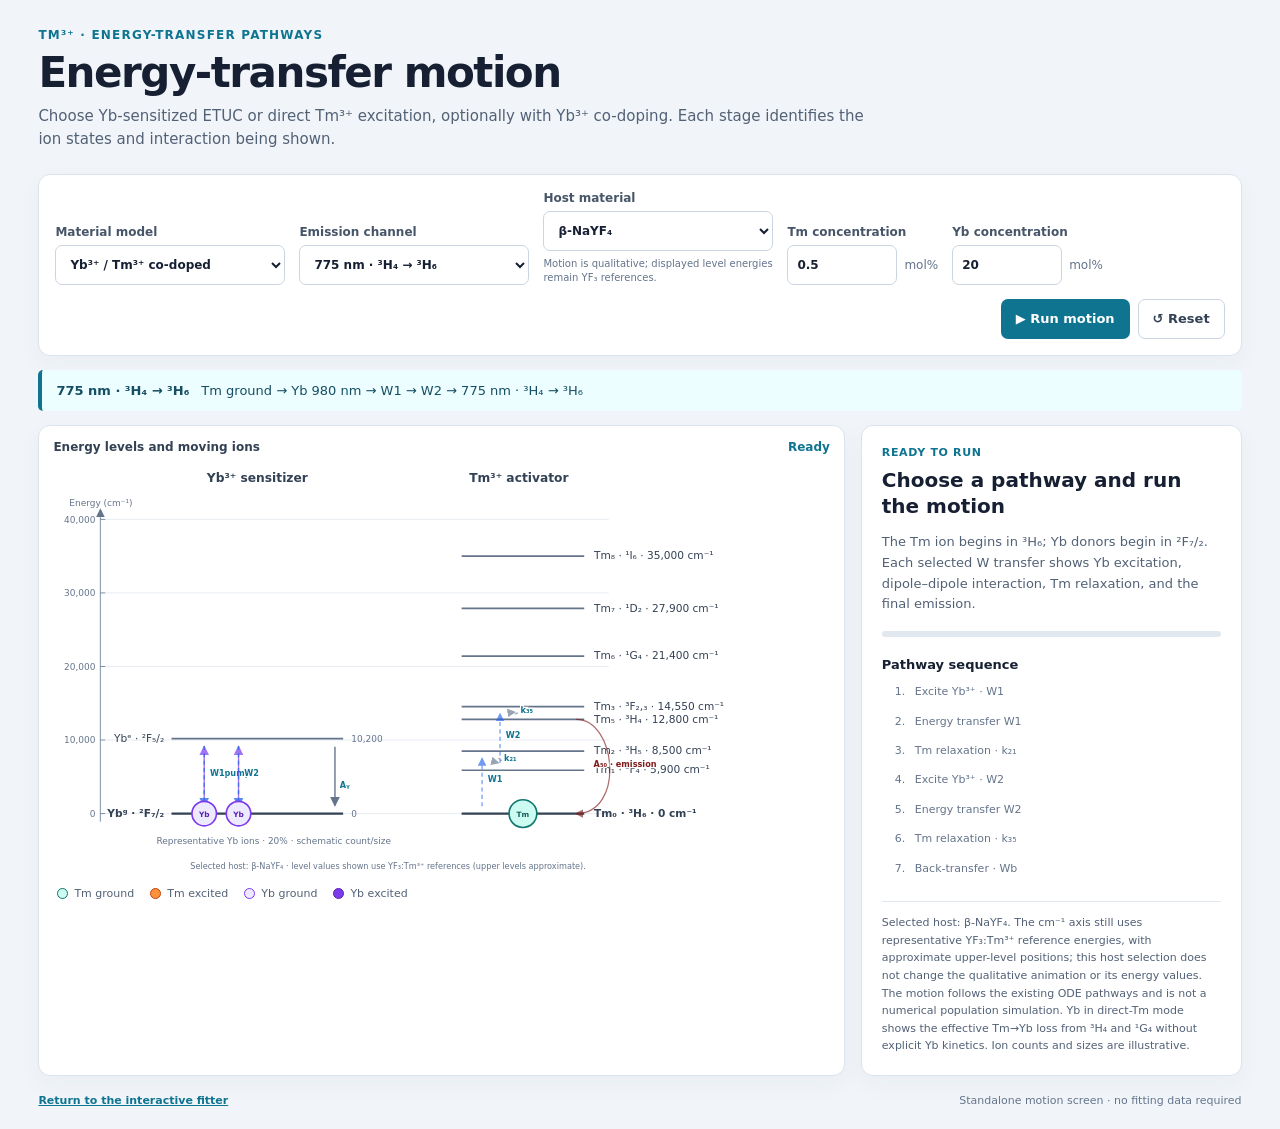
<file: copy/motion/index.html>
<!doctype html>
<html lang="en">
<head>
    <meta charset="utf-8">
    <meta name="viewport" content="width=device-width, initial-scale=1">
    <meta name="description" content="Standalone animation of Yb/Tm co-doped energy transfer and single-doped Tm excitation, relaxation, and emission.">
    <title>Tm Energy-Transfer Motion</title>
    <link rel="stylesheet" href="motion.css">
</head>
<body>
    <main class="motion-app">
        <header class="page-header">
            <p class="eyebrow">Tm³⁺ · energy-transfer pathways</p>
            <h1>Energy-transfer motion</h1>
            <p class="intro">Choose Yb-sensitized ETUC or direct Tm³⁺ excitation, optionally with Yb³⁺ co-doping. Each stage identifies the ion states and interaction being shown.</p>
        </header>

        <section class="controls" aria-label="Simulation controls">
            <label>
                Material model
                <select id="modelSelect">
                    <option value="etuc" selected>Yb³⁺ / Tm³⁺ co-doped</option>
                    <option value="single-tm">Direct Tm³⁺ excitation</option>
                </select>
            </label>
            <label id="excitationControl" hidden>
                Tm excitation
                <select id="excitationSelect">
                    <option value="260">260 nm · ³H₆ → ³P₂</option>
                    <option value="356">356 nm · ³H₆ → ¹D₂</option>
                    <option value="466">466 nm · ³H₆ → ¹G₄</option>
                    <option value="690">690 nm · ³H₆ → ³H₄ → ¹D₂ (ESA)</option>
                    <option value="785">785 nm · ³H₆ → ³H₄ → ¹G₄ (ESA)</option>
                    <option value="1210">1210 nm · ³H₆ → ³H₄ → ¹G₄ (ESA)</option>
                </select>
            </label>
            <label>
                Emission channel
                <select id="emissionSelect">
                    <option value="1800">1800 nm · ³F₄ → ³H₆</option>
                    <option value="775" selected>775 nm · ³H₄ → ³H₆</option>
                    <option value="477">477 nm · ¹G₄ → ³H₆</option>
                    <option value="645">645 nm · ¹G₄ → ³F₄</option>
                    <option value="362">362 nm · ¹D₂ → ³H₆</option>
                    <option value="452">452 nm · ¹D₂ → ³F₄</option>
                    <option value="345">345 nm · ¹I₆ → ³F₄</option>
                </select>
            </label>
            <label>
                Host material
                <select id="hostSelect">
                    <option value="NaYF4">β-NaYF₄</option>
                    <option value="YF3">YF₃</option>
                    <option value="GdF3">GdF₃</option>
                    <option value="Y2O3">Y₂O₃</option>
                    <option value="YLF">YLF</option>
                    <option value="YAG">YAG</option>
                </select>
                <small>Motion is qualitative; displayed level energies remain YF₃ references.</small>
            </label>
            <label>
                Tm concentration
                <div class="input-with-unit"><input id="tmConcentration" type="number" min="0" max="100" step="0.01" value="0.5"><span>mol%</span></div>
            </label>
            <label id="ybControl">
                Yb concentration
                <div class="input-with-unit"><input id="ybConcentration" type="number" min="0" max="100" step="0.1" value="20"><span>mol%</span></div>
                <small id="ybHelp">Yb concentration is optional in direct Tm excitation; 0 means no Yb.</small>
            </label>
            <div class="buttons">
                <button id="runButton" class="primary-button" type="button">▶ Run motion</button>
                <button id="resetButton" class="secondary-button" type="button">↺ Reset</button>
            </div>
        </section>

        <section class="path-summary" aria-label="Selected route">
            <strong id="routeTitle">775 nm pathway</strong>
            <span id="routeSummary"></span>
        </section>

        <section class="motion-layout">
            <div class="diagram-panel">
                <div class="diagram-topline">
                    <span>Energy levels and moving ions</span>
                    <span class="live-status" id="liveStatus" aria-live="polite">Ready</span>
                </div>
                <div class="svg-scroll">
                    <svg id="energyDiagram" viewBox="0 0 950 520" role="img" aria-label="Animated Yb and Tm energy-level diagram with reference energies"></svg>
                </div>
                <div class="legend" aria-label="Ion-state legend">
                    <span><i class="swatch tm-ground"></i>Tm ground</span>
                    <span><i class="swatch tm-excited"></i>Tm excited</span>
                    <span class="yb-only"><i class="swatch yb-ground"></i>Yb ground</span>
                    <span class="yb-only"><i class="swatch yb-excited"></i>Yb excited</span>
                </div>
            </div>

            <aside class="step-panel">
                <div class="step-count" id="stepCount">Ready to run</div>
                <h2 id="stepTitle">Choose a pathway and run the motion</h2>
                <p id="stepDescription">The Yb ions begin in ²F₇/₂. The animation then shows donor excitation, dipole–dipole transfer, Tm relaxation, optional concentration-gated branches, and the selected emission.</p>
                <div class="step-progress" aria-label="Pathway progress"><div id="progressBar"></div></div>
                <h3>Pathway sequence</h3>
                <ol id="stepList" class="step-list"></ol>
                <p class="model-note" id="modelNote">The selected host is for context only; the cm⁻¹ axis uses representative YF₃:Tm³⁺ reference energies, with approximate upper-level positions. This is a qualitative route animation based on the existing ODE transitions, not a numerical population simulation. Yb in direct Tm mode shows the ODE’s effective Tm→Yb loss from ³H₄ and ¹G₄; it does not model Yb excitation or relaxation kinetics. Ion counts and sizes are illustrative.</p>
            </aside>
        </section>

        <footer class="page-footer">
            <a href="../interactive_fitter%20copy.html" target="_top">Return to the interactive fitter</a>
            <span>Standalone motion screen · no fitting data required</span>
        </footer>
    </main>
    <script src="motion.js"></script>
</body>
</html>
</file>
<file: copy/motion/motion.css>
:root {
    color-scheme: light;
    font-family: Inter, ui-sans-serif, system-ui, -apple-system, BlinkMacSystemFont, "Segoe UI", sans-serif;
    color: #172033;
    background: #f1f5f9;
    font-synthesis: none;
    text-rendering: optimizeLegibility;
}

* { box-sizing: border-box; }

body { margin: 0; }

button, input, select { font: inherit; }

.motion-app {
    max-width: 1440px;
    margin: 0 auto;
    padding: 28px clamp(16px, 3vw, 42px) 22px;
}

.page-header { max-width: 850px; margin-bottom: 22px; }

.eyebrow {
    margin: 0 0 6px;
    color: #0e7490;
    font-size: 12px;
    font-weight: 800;
    letter-spacing: .1em;
    text-transform: uppercase;
}

h1 { margin: 0; font-size: clamp(28px, 4vw, 42px); letter-spacing: -.035em; }

.intro { margin: 8px 0 0; color: #526176; font-size: 15px; line-height: 1.55; }

.controls {
    display: flex;
    flex-wrap: wrap;
    align-items: end;
    gap: 14px;
    padding: 16px;
    border: 1px solid #dbe3ed;
    border-radius: 12px;
    background: #fff;
    box-shadow: 0 8px 24px #1e293b0a;
}

.controls label { display: grid; gap: 6px; color: #475569; font-size: 12px; font-weight: 700; }
.controls label small { max-width: 230px; color: #64748b; font-size: 10px; font-weight: 500; line-height: 1.4; }
.controls [hidden] { display: none !important; }

.controls select, .controls input {
    min-height: 40px;
    border: 1px solid #cbd5e1;
    border-radius: 7px;
    background: #fff;
    color: #172033;
}

.controls select { min-width: 230px; padding: 0 10px; }
.controls input { width: 110px; padding: 0 9px; }

.input-with-unit { display: flex; align-items: center; gap: 7px; }
.input-with-unit span { color: #64748b; font-size: 12px; font-weight: 500; }

.buttons { display: flex; gap: 8px; margin-left: auto; }

button {
    min-height: 40px;
    padding: 0 14px;
    border: 1px solid transparent;
    border-radius: 7px;
    cursor: pointer;
    font-size: 13px;
    font-weight: 750;
}

button:focus-visible, input:focus-visible, select:focus-visible, a:focus-visible {
    outline: 3px solid #38bdf8;
    outline-offset: 2px;
}

.primary-button { background: #0e7490; color: #fff; }
.primary-button:hover { background: #155e75; }
.secondary-button { border-color: #cbd5e1; background: #fff; color: #334155; }
.secondary-button:hover { background: #f8fafc; }

.path-summary {
    display: flex;
    flex-wrap: wrap;
    gap: 6px 12px;
    align-items: baseline;
    margin: 14px 0;
    padding: 11px 14px;
    border-left: 4px solid #0e7490;
    border-radius: 5px;
    background: #ecfeff;
    color: #164e63;
    font-size: 13px;
    line-height: 1.5;
}

.path-summary strong { white-space: nowrap; }

.motion-layout {
    display: grid;
    grid-template-columns: minmax(0, 1.8fr) minmax(280px, .85fr);
    gap: 16px;
    align-items: stretch;
}

.diagram-panel, .step-panel {
    min-width: 0;
    border: 1px solid #dbe3ed;
    border-radius: 12px;
    background: #fff;
    box-shadow: 0 8px 24px #1e293b0a;
}

.diagram-panel { padding: 14px; }
.diagram-topline { display: flex; justify-content: space-between; gap: 12px; color: #334155; font-size: 12px; font-weight: 750; }
.live-status { color: #0e7490; text-align: right; }
.svg-scroll { overflow-x: auto; }

#energyDiagram {
    display: block;
    width: 100%;
    min-width: 620px;
    height: auto;
    font-family: inherit;
}

.legend { display: flex; flex-wrap: wrap; gap: 8px 16px; padding: 8px 4px 2px; color: #526176; font-size: 11px; }
.legend span { display: inline-flex; align-items: center; gap: 6px; }
.swatch { width: 11px; height: 11px; border: 1px solid; border-radius: 50%; }
.tm-ground { border-color: #0f766e; background: #ccfbf1; }
.tm-excited { border-color: #c2410c; background: #fb923c; }
.yb-ground { border-color: #7c3aed; background: #ede9fe; }
.yb-excited { border-color: #5b21b6; background: #7c3aed; }

.step-panel { padding: 20px; }
.step-count { color: #0e7490; font-size: 11px; font-weight: 800; letter-spacing: .06em; text-transform: uppercase; }
.step-panel h2 { margin: 8px 0; font-size: 20px; line-height: 1.3; }
.step-panel > p { color: #526176; font-size: 13px; line-height: 1.6; }
.step-progress { height: 6px; margin: 16px 0 20px; overflow: hidden; border-radius: 5px; background: #e2e8f0; }
.step-progress div { width: 0; height: 100%; border-radius: inherit; background: #0e7490; transition: width 300ms ease; }
.step-panel h3 { margin: 0 0 8px; font-size: 13px; }
.step-list { display: grid; gap: 6px; max-height: 205px; margin: 0; padding-left: 27px; overflow: auto; color: #64748b; font-size: 11px; line-height: 1.4; }
.step-list li { padding: 4px 6px; border-radius: 4px; }
.step-list li.is-current { background: #ecfeff; color: #155e75; font-weight: 750; }
.step-list li.is-done { color: #047857; }
.step-panel .model-note { margin: 16px 0 0; padding-top: 12px; border-top: 1px solid #e2e8f0; font-size: 11px; }

.page-footer { display: flex; flex-wrap: wrap; justify-content: space-between; gap: 8px 16px; margin-top: 18px; color: #64748b; font-size: 11px; }
.page-footer a { color: #0e7490; font-weight: 700; }

.level-line { stroke: #64748b; stroke-width: 2; }
.level-line.is-ground-level { stroke: #334155; stroke-width: 2.8; }
.level-label { fill: #334155; font-size: 13px; }
.level-label.is-ground-level { font-weight: 750; }
.column-label { fill: #334155; font-size: 15px; font-weight: 800; }
.energy-axis-label { fill: #64748b; font-size: 11px; }
.static-transition { fill: none; stroke-width: 1.5; opacity: .65; }
.static-transition.is-transfer { stroke: #2563eb; stroke-dasharray: 5 4; }
.static-transition.is-pump { stroke: #7c3aed; }
.static-transition.is-relax { stroke: #64748b; stroke-dasharray: 2 4; }
.static-transition.is-cross { stroke: #d97706; stroke-dasharray: 4 3; }
.static-transition.is-radiative { stroke: #059669; }
.yb-pump-path { stroke-width: 1.7; opacity: .7; }
.yb-transfer-path { stroke-width: 1.7; opacity: .75; }
.yb-transfer-path.is-active { stroke: #0e7490; stroke-width: 3.5; opacity: 1; }
.active-motion { fill: none; stroke: #0e7490; stroke-width: 2.5; stroke-dasharray: 6 4; }
.active-motion.is-back-transfer, .active-motion.is-cross-relaxation { stroke: #d97706; }
.active-label { fill: #0e7490; font-size: 10px; font-weight: 750; paint-order: stroke; stroke: #fff; stroke-width: 3px; }
.active-label.is-back-transfer, .active-label.is-cross-relaxation { fill: #b45309; }
.motion-ion { transition: transform 2000ms cubic-bezier(.2,.75,.3,1); }
.motion-ion circle { stroke-width: 2; transition: fill 260ms ease, stroke 260ms ease, filter 260ms ease; }
.motion-ion text { text-anchor: middle; dominant-baseline: central; font-size: 9px; font-weight: 800; }
.motion-ion--yb.is-ground circle { fill: #ede9fe; stroke: #7c3aed; }
.motion-ion--yb.is-ground text { fill: #5b21b6; }
.motion-ion--yb.is-excited circle { fill: #7c3aed; stroke: #5b21b6; filter: drop-shadow(0 0 5px #a78bfa); }
.motion-ion--yb.is-excited text { fill: #fff; }
.motion-ion--tm.is-ground circle { fill: #ccfbf1; stroke: #0f766e; }
.motion-ion--tm.is-ground text { fill: #115e59; }
.motion-ion--tm.is-excited circle { fill: #fb923c; stroke: #c2410c; filter: drop-shadow(0 0 5px #fdba74); }
.motion-ion--tm.is-excited text { fill: #7c2d12; }
.motion-ion.is-hidden { opacity: 0; }
.single-tm-mode:not(.has-yb) .yb-only { display: none; }
.emission-line.is-emitting { animation: emission-pulse .7s ease-in-out infinite alternate; }
.emission-label { fill: var(--emission-color); }
.photon { font-size: 26px; opacity: 0; }
.photon.is-visible { opacity: 1; animation: photon-burst .65s ease-out infinite alternate; }

@keyframes emission-pulse { from { stroke-width: 2.5; opacity: .7; filter: drop-shadow(0 0 2px var(--emission-color)); } to { stroke-width: 6; opacity: 1; filter: drop-shadow(0 0 6px var(--emission-color)); } }
@keyframes photon-burst { from { transform: scale(.8); } to { transform: scale(1.2); } }

@media (max-width: 900px) {
    .motion-layout { grid-template-columns: 1fr; }
    .step-list { max-height: 170px; }
}

@media (max-width: 650px) {
    .motion-app { padding-top: 18px; }
    .controls { align-items: stretch; }
    .controls label, .controls select { width: 100%; min-width: 0; }
    .buttons { width: 100%; margin-left: 0; }
    .buttons button { flex: 1; }
}

@media (prefers-reduced-motion: reduce) {
    *, *::before, *::after { scroll-behavior: auto !important; animation-duration: .01ms !important; animation-iteration-count: 1 !important; transition-duration: .01ms !important; }
}
</file>
